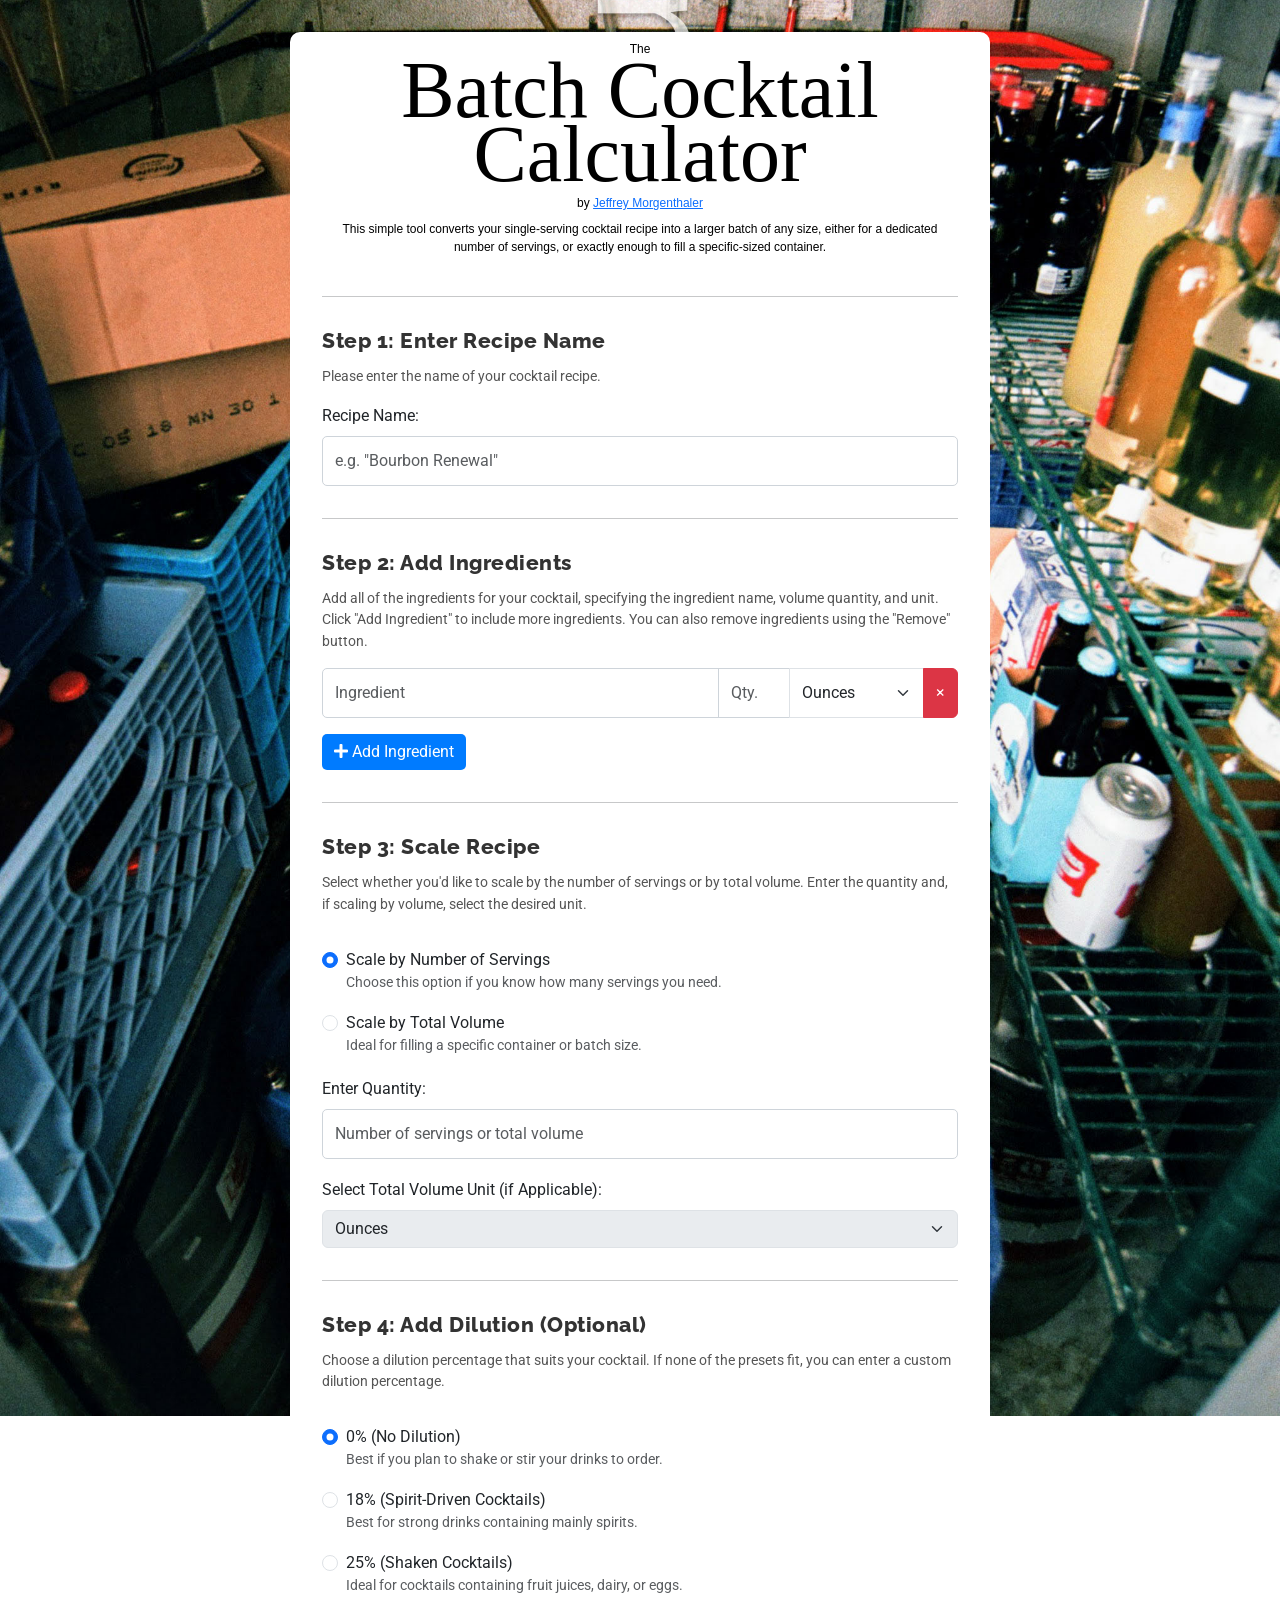
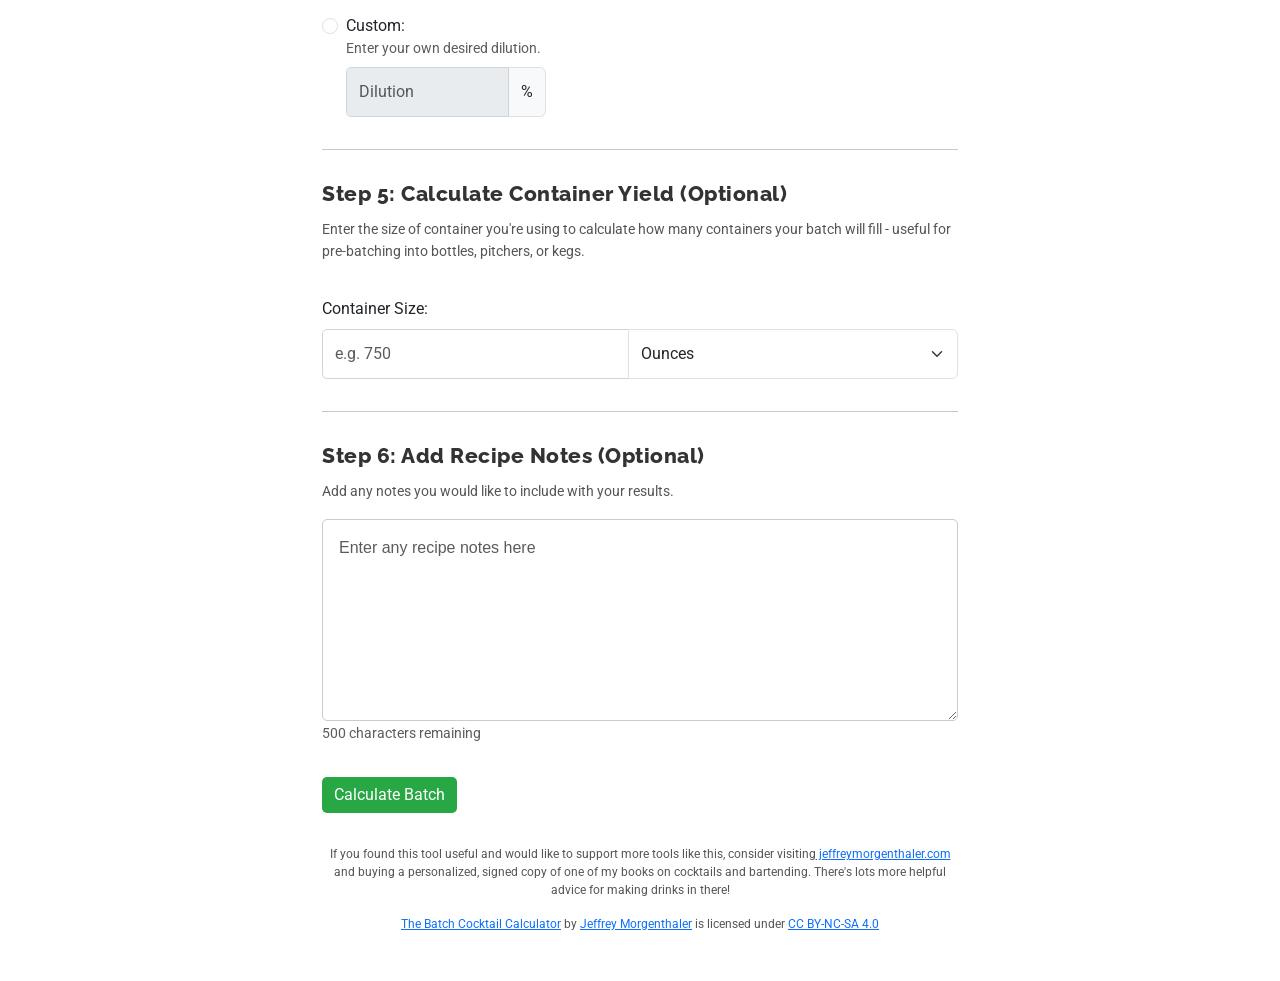
<file: index.html>
<!DOCTYPE html>
<html lang="en">
<head>
    <meta charset="UTF-8">
    <meta name="viewport" content="width=device-width, initial-scale=1.0">
    <meta name="description" content="Use the free Batched Cocktail Calculator to easily scale your cocktail recipes for large batches, including dilution. Convert measurements with precision and get the perfect recipe every time.">
    <meta name="keywords" content="cocktail calculator, batched cocktail calculator, scale cocktail recipe, drink recipe calculator, batch cocktails for party, cocktail dilution, cocktail dilution calculator, cocktail measurement converter, scaling cocktails, prebatched cocktails">
    <title>The Batch Cocktail Calculator - Easily Scale Drink Recipes</title>
    <!-- Bootstrap CSS -->
    <link href="https://cdn.jsdelivr.net/npm/bootstrap@5.0.2/dist/css/bootstrap.min.css" rel="stylesheet">
    <link rel="stylesheet" href="style.css">
    <link href="https://fonts.googleapis.com/css2?family=Roboto:wght@400;500;700&display=swap" rel="stylesheet">
    <link href="https://fonts.googleapis.com/css2?family=Pacifico&display=swap" rel="stylesheet">

    <link rel="stylesheet" href="https://cdnjs.cloudflare.com/ajax/libs/font-awesome/5.15.3/css/all.min.css">
    <link rel="apple-touch-icon" sizes="180x180" href="/apple-touch-icon.png">
	<link rel="icon" type="image/png" sizes="32x32" href="/favicon-32x32.png">
	<link rel="icon" type="image/png" sizes="16x16" href="/favicon-16x16.png">
	<link rel="manifest" href="/site.webmanifest">
	<link rel="mask-icon" href="/safari-pinned-tab.svg" color="#5bbad5">
	<link rel="manifest" href="/manifest.json">
<meta name="msapplication-TileColor" content="#da532c">
<meta name="theme-color" content="#ffffff">
</head>
<body>
        <div class="form-container">

<!-- HEADER SECTION -->
	<header>
	<p>The</p>
	<h1>Batch Cocktail Calculator</h1>
	<p id="author">by <a href="https://jeffreymorgenthaler.com/the-batch-cocktail-calculator/" target="_blank" aria-label="Link to my website, opens in a new window">Jeffrey Morgenthaler</a></p>
	<p>This simple tool converts your single-serving cocktail recipe into a larger batch of any size, either for a dedicated number of servings, or exactly enough to fill a specific-sized container. <span id="urlinfo">Find it at www.batchcalc.com</span></p>
	</header>
	
<!-- SECTION DIVIDER --><hr />

<!-- RECIPE NAME IMPUT SECTION -->
	<div id="recipe-name-section">
	    <h2 class="step-title">Step 1: Enter Recipe Name</h2>
	    <p>Please enter the name of your cocktail recipe.</p>
	    <label for="recipe-name" class="form-label">Recipe Name:</label>
	    <input type="text" id="recipe-name" class="form-control" placeholder="e.g. &quot;Bourbon Renewal&quot;">
	</div>

<!-- SECTION DIVIDER --><hr />

<!-- INGREDIENT INPUT SECTION -->
    <div id="ingredient-section">
        <h2 class="step-title">Step 2: Add Ingredients</h2>
        <p>Add all of the ingredients for your cocktail, specifying the ingredient name, volume quantity, and unit. Click "Add Ingredient" to include more ingredients. You can also remove ingredients using the "Remove" button.</p>
        <ul id="ingredient-list" class="list-unstyled">
            <!-- Ingredients will be dynamically added here -->
        </ul>
        <button id="add-ingredient" class="btn btn-primary">
    <i class="fas fa-plus"></i> Add Ingredient
</button>
    </div>
    
<!-- SECTION DIVIDER --><hr />

<!-- BATCH SCALING SECTION -->
<div id="scaling-section">
    <h2 class="step-title">Step 3: Scale Recipe</h2>
    <p>Select whether you'd like to scale by the number of servings or by total volume. Enter the quantity and, if scaling by volume, select the desired unit.</p>
    
    <!-- Scaling Option Radio Buttons -->
    <div class="form-check">
        <input class="form-check-input" type="radio" name="scaling-option" value="servings" id="scaling-servings" checked>
        <label class="form-check-label" for="scaling-servings">
            Scale by Number of Servings
        </label>
        <small class="text-muted d-block">Choose this option if you know how many servings you need.</small>
    </div>
    <div class="form-check">
        <input class="form-check-input" type="radio" name="scaling-option" value="volume" id="scaling-volume">
        <label class="form-check-label" for="scaling-volume">
            Scale by Total Volume
        </label>
        <small class="text-muted d-block">Ideal for filling a specific container or batch size.</small>
    </div>

    <!-- Scaling Value Input -->
    <div class="form-group">
        <label for="scaling-value" class="form-label">Enter Quantity:</label>
        <input type="number" id="scaling-value" class="form-control" placeholder="Number of servings or total volume">
    </div>

    <!-- Volume Unit Select (Only enabled when "Scale by Volume" is selected) -->
    <div class="form-group">
        <label for="volume-unit" class="form-label">Select Total Volume Unit (if Applicable):</label>
        <select id="volume-unit" class="form-select" disabled>
            <option value="oz">Ounces</option>
            <option value="ml">Milliliters</option>
            <option value="l">Liters</option>
            <option value="gal">Gallons</option>
        </select>
    </div>
</div>

<!-- SECTION DIVIDER --><hr />

<!-- DILUTION SECTION -->
<div id="dilution-section">
    <h2 class="step-title">Step 4: Add Dilution (Optional)</h2>
    <p>Choose a dilution percentage that suits your cocktail. If none of the presets fit, you can enter a custom dilution percentage.</p>

    <div class="form-check">
        <input class="form-check-input" type="radio" name="dilution-option" id="dilution-none" value="0" checked>
        <label class="form-check-label" for="dilution-none">
            0% (No Dilution)
        </label>
	<small class="text-muted d-block">Best if you plan to shake or stir your drinks to order.</small>

    </div>
    <div class="form-check">
        <input class="form-check-input" type="radio" name="dilution-option" id="dilution-18" value="18">
        <label class="form-check-label" for="dilution-18">
            18% (Spirit-Driven Cocktails)
        </label>
        <small class="text-muted d-block">Best for strong drinks containing mainly spirits.</small>
    </div>
    <div class="form-check">
        <input class="form-check-input" type="radio" name="dilution-option" id="dilution-25" value="25">
        <label class="form-check-label" for="dilution-25">
            25% (Shaken Cocktails)
        </label>
        <small class="text-muted d-block">Ideal for cocktails containing fruit juices, dairy, or eggs.</small>
    </div>

    <div class="form-check">
        <input class="form-check-input" type="radio" name="dilution-option" id="dilution-custom" value="custom">
        <label class="form-check-label" for="dilution-custom">
            Custom:
        </label>
        <small class="text-muted d-block">Enter your own desired dilution.</small>

        <div class="input-group mt-2" style="max-width: 200px;">
            <input type="number" id="custom-dilution" class="form-control" placeholder="Dilution" disabled>
            <span class="input-group-text">%</span>
        </div>
    </div>
</div>

<!-- SECTION DIVIDER --><hr />


<!-- CONTAINER SECTION -->
<div id="container-section">
    <h2 class="step-title">Step 5: Calculate Container Yield (Optional)</h2>
    <p>Enter the size of container you're using to calculate how many containers your batch will fill - useful for pre-batching into bottles, pitchers, or kegs.</p>
    <div class="form-group">
        <label for="container-value" class="form-label">Container Size:</label>
        <div class="input-group">
            <input type="number" id="container-value" class="form-control" placeholder="e.g. 750">
            <select id="container-unit" class="form-select">
                <option value="oz">Ounces</option>
                <option value="ml">Milliliters</option>
                <option value="l">Liters</option>
                <option value="pint">Pints</option>
                <option value="quart">Quarts</option>
                <option value="gal">Gallons</option>
            </select>
        </div>
    </div>
</div>

<!-- SECTION DIVIDER --><hr />

<!-- INSTRUCTIONS SECTION -->
<div id="instructions-section">
    <h2 class="step-title">Step 6: Add Recipe Notes (Optional)</h2>
    <p>Add any notes you would like to include with your results.</p>
    <textarea id="recipe-instructions" class="form-control" rows="7" placeholder="Enter any recipe notes here" maxlength="500"></textarea>
    <small id="char-count" class="form-text text-muted">500 characters remaining</small>
</div>

<!-- CALCULATE BUTTON -->
<button id="calculate-batch" class="btn btn-success">Calculate Batch</button>


<!-- RESULTS SECTION -->

<div id="results" style="display:none;">
    <h2 id="results-drink-name">Recipe Name</h2>
    <p id="batch-info"></p>

    <div class="row">
        <!-- Original Recipe Card -->
        <div class="col-md-6">
            <div class="card">
                <div class="card-body">
                    <h5 id="original-recipe-header">Original Recipe</h5>
                    <pre id="original-recipe"></pre>
                </div>
            </div>
        </div>

        <!-- Scaled Recipe Card -->
        <div class="col-md-6">
            <div class="card">
                <div class="card-body">
                    <h5 id="scaled-recipe-header">Batch Recipe</h5>
                    <pre id="scaled-recipe"></pre>
                </div>
            </div>
        </div>
    </div>

    <div class="mt-4">
        <button id="print-recipe" class="btn btn-primary">Print Recipe</button>
    </div>
</div>


<!-- FOOTER SECTION -->
	<footer>
	<p>If you found this tool useful and would like to support more tools like this, consider visiting<a href="https://jeffreymorgenthaler.com/book/" target="_blank"> jeffreymorgenthaler.com</a> and buying a personalized, signed copy of one of my books on cocktails and bartending. There's lots more helpful advice for making drinks in there!</p>
	<p xmlns:cc="http://creativecommons.org/ns#" xmlns:dct="http://purl.org/dc/terms/"><a property="dct:title" rel="cc:attributionURL" href="https://www.batchcalc.com/">The Batch Cocktail Calculator</a> by <a rel="cc:attributionURL dct:creator" property="cc:attributionName" href="https://jeffreymorgenthaler.com/">Jeffrey Morgenthaler</a> is licensed under <a href="https://creativecommons.org/licenses/by-nc-sa/4.0/?ref=chooser-v1" target="_blank" rel="license noopener noreferrer" style="display:inline-block;">CC BY-NC-SA 4.0</a></p>
	</footer>
    
    

<!-- BOOTSTRAP JS AND DEPENDENCIES -->
	<script src="https://cdn.jsdelivr.net/npm/@popperjs/core@2.9.3/dist/umd/popper.min.js"></script>
	<script src="https://cdn.jsdelivr.net/npm/bootstrap@5.0.2/dist/js/bootstrap.min.js"></script>
	<script src="script.js"></script>
	
	<script>
	if ('serviceWorker' in navigator) {
	navigator.serviceWorker.register('/sw.js').then(function(registration) {
	console.log('Service Worker registered with scope:', registration.scope);
	}).catch(function(error) {
	console.log('Service Worker registration failed:', error);
	});
	}
	</script>

<!-- 100% PRIVACY-FIRST ANALYTICS -->
	<script async defer src="https://scripts.simpleanalyticscdn.com/latest.js"></script>
	<noscript><img src="https://queue.simpleanalyticscdn.com/noscript.gif" alt="" referrerpolicy="no-referrer-when-downgrade" /></noscript>

</div>

<!--
  BEVNAP PROMO POPUP
  ==================
  Paste this snippet just before </body> on each page.
  Change the SITE_NAME variable to match each site:
    BatchCalc.com | SlushyCalc.com | SyrupCalc.com
-->
<style>
  #bevnap-overlay {
    position: fixed;
    inset: 0;
    background: rgba(0, 0, 0, 0.55);
    z-index: 9999;
    display: flex;
    align-items: center;
    justify-content: center;
    opacity: 0;
    transition: opacity 0.35s ease;
    pointer-events: none;
  }
  #bevnap-overlay.visible {
    opacity: 1;
    pointer-events: all;
  }
  #bevnap-modal {
    background: #fffdf8;
    border-radius: 12px;
    width: min(80%, 540px);
    padding: 36px 40px 32px;
    box-shadow: 0 8px 40px rgba(0,0,0,0.28);
    position: relative;
    text-align: center;
    transform: translateY(10px);
    transition: transform 0.35s ease;
    font-family: Georgia, 'Times New Roman', serif;
  }
  #bevnap-overlay.visible #bevnap-modal {
    transform: translateY(0);
  }
  #bevnap-close {
    position: absolute;
    top: 12px;
    right: 16px;
    background: none;
    border: none;
    font-size: 22px;
    line-height: 1;
    color: #999;
    cursor: pointer;
    padding: 4px 6px;
  }
  #bevnap-close:hover { color: #333; }
  #bevnap-icon {
    width: 72px;
    height: 72px;
    object-fit: contain;
    margin: 0 auto 18px;
    display: block;
  }
  #bevnap-modal h2 {
    font-weight: normal;
    color: #888;
    margin: 0 0 6px;
    font-family: -apple-system, BlinkMacSystemFont, 'Helvetica Neue', sans-serif;
    letter-spacing: 0.02em;
    text-transform: uppercase;
    font-size: 0.72rem;
  }
  #bevnap-modal p {
    font-size: 1rem;
    line-height: 1.6;
    color: #444;
    margin: 0 0 24px;
    font-family: Georgia, 'Times New Roman', serif;
  }
  #bevnap-actions {
    display: flex;
    flex-direction: column;
    align-items: center;
    gap: 14px;
  }
  #bevnap-cta {
    display: inline-block;
    background: #c0410e;
    color: #fff;
    text-decoration: none;
    padding: 12px 28px;
    border-radius: 6px;
    font-family: -apple-system, BlinkMacSystemFont, 'Helvetica Neue', sans-serif;
    font-size: 0.9rem;
    font-weight: 600;
    letter-spacing: 0.02em;
    transition: background 0.2s ease;
  }
  #bevnap-cta:hover { background: #a8370b; }
  #bevnap-dismiss {
    font-family: -apple-system, BlinkMacSystemFont, 'Helvetica Neue', sans-serif;
    font-size: 0.78rem;
    color: #aaa;
    cursor: pointer;
    background: none;
    border: none;
    text-decoration: underline;
    padding: 0;
  }
  #bevnap-dismiss:hover { color: #666; }
</style>

<div id="bevnap-overlay" role="dialog" aria-modal="true" aria-label="Bevnap app promotion">
  <div id="bevnap-modal">
    <button id="bevnap-close" aria-label="Close">&times;</button>
    <img id="bevnap-icon" src="bevnaplogo.png" alt="Bevnap" />
    <h2>From the people behind BatchCalc.com</h2>
    <p>This calculator and many other cocktail tools are available in our phone app. Everything you need to make great drinks, all in one place.</p>
    <div id="bevnap-actions">
      <a id="bevnap-cta" href="https://bevnap.app" target="_blank" rel="noopener">Visit Bevnap.app</a>
      <button id="bevnap-dismiss">No thanks</button>
    </div>
  </div>
</div>

<script>
  (function() {
    var SITE_NAME = 'BatchCalc.com'; // ← CHANGE THIS per site
    var overlay = document.getElementById('bevnap-overlay');

    document.querySelector('#bevnap-modal h2').textContent =
      'From the people behind ' + SITE_NAME;

    function dismiss() {
      overlay.classList.remove('visible');
    }

    document.getElementById('bevnap-close').addEventListener('click', dismiss);
    document.getElementById('bevnap-dismiss').addEventListener('click', dismiss);

    overlay.addEventListener('click', function(e) {
      if (e.target === overlay) dismiss();
    });

    document.addEventListener('keydown', function(e) {
      if (e.key === 'Escape') dismiss();
    });

    setTimeout(function() {
      overlay.classList.add('visible');
    }, 1750);
  })();
</script>
	
</body>
</html>
</file>
<file: style.css>
/* div { outline: 1px solid red; }

/* Custom styles overriding Bootstrap (if necessary) */

@import url('https://fonts.googleapis.com/css2?family=Permanent+Marker&family=Raleway:ital,wght@0,100..900;1,100..900&display=swap');

@import url('https://fonts.googleapis.com/css2?family=Roboto+Condensed:ital,wght@0,100..900;1,100..900&display=swap');

@import url('https://fonts.googleapis.com/css2?family=Lora:wght@600&display=swap');

body {
	background: url('background.jpg');
	background-repeat: no-repeat;
	background-size: cover;
	background-attachment: fixed;
	background-position: center;
    display: flex;
    justify-content: center;
    align-items: center;
    padding: 2rem;
    font-family: 'Roboto', sans-serif;
}

.form-container {
    background-color: #fff;
    border-radius: 10px;
    max-width: 700px; /* Limit the maximum width */
    width: 100%;
    padding: 0 2rem;
    margin: 0 2rem;
}

/* Apply to both screen and print versions */


/* h1, h2, h3, h4, h5, h6 {
    font-weight: 700;
}

p, label, input, button {
    font-weight: 400;
} */


.col-md-6 {
    width: 50%; /* Adjust the width of each card to fit side-by-side */
    padding-right: 1%; /* Add a little space between the cards */
    padding-left: 1%;
}

    .col-md-6:nth-child(1) {
        width: 40%; /* Original Recipe column width */
    }

    .col-md-6:nth-child(2) {
        width: 60%; /* Scaled Recipe column width */
    }
    
    

pre {
    white-space: pre-wrap; /* Wraps text to the next line */
    word-wrap: break-word; /* Breaks long words if necessary */
    overflow-wrap: break-word; /* Ensures long words are wrapped */
    overflow: hidden; /* Prevents overflowing content */
}

ul {
    list-style-type: none; /* Remove the bullets */
    padding: 0; /* Remove the left padding/indent */
    margin: 0; /* Remove any left margin */
    
}

#original-recipe li,
#scaled-recipe li {    
	text-indent: -20px; /* Indent the first line negatively */
    padding-left: 20px; /* Add padding to the left for all lines */
    line-height: 1.75; /* Adjust line height for better readability */
    margin-bottom: 7px;
    }

header {
    padding: .5rem 0 .5rem; /* Keep some padding for spacing */
    background-position: right;
	background-repeat: no-repeat;
	background-size: cover;
    text-align: center;
}

header h1 {
    font-family: 'Permanent Marker', cursive; /* Apply the Permanent font */
    font-size: 5rem; /* Adjust the size as needed */
    font-weight: 400; /* Bold text for emphasis */
    color: #000; /* Set the text color to black */
    line-height: .8;
}

header p {
    font-family: Arial, sans-serif; /* Keep the same font family */
    font-size: .75rem; /* Slightly smaller font for the byline */
    font-weight: 400; /* Normal weight for the byline */
    color: #000; /* Set the text color to black */
    margin: 0; /* Adjust spacing between title and byline */
}

#author {
	padding-bottom: .5rem;
	}

#urlinfo {
	display: none;
	}

hr {
    margin: 2rem 0;
}

footer p {
    font-size: .75rem; /* Slightly smaller font for the footer */
}

p {
    font-size: 0.9rem; /* Slightly smaller font size */
    line-height: 1.5; /* Maintain good readability */
    color: #555; /* Softer color to match the modern design */
    margin-bottom: 1rem; /* Adjust margin for spacing */
}

#recipe-instructions {
    width: 100%; /* Ensures the textarea takes the full width of the container */
    padding: 1rem; /* Adds padding for better readability */
    font-family: Arial, sans-serif; /* Use a readable font */
    font-size: 1rem; /* Adjust the font size */
    border-radius: 5px; /* Optional: add rounded corners */
    border: 1px solid #ccc; /* Add a subtle border */
}

/* INGREDIENT AND BUTTON STYLES */

.input-group {
    display: flex;
    flex-wrap: nowrap; /* Prevent the inputs from wrapping */
    width: 100%; /* Ensure the input group takes up the full width */
}

.input-group .ingredient-quantity {
    flex: 0 0 auto; /* Prevents flex-grow, keeps the width fixed */
    width: 8ch; /* Width of the Quantity field */
}

.input-group .ingredient-unit {
    flex: 0 0 auto; /* Prevents flex-grow, keeps the width fixed */
    width: 15ch; /* Width of the Units field */
}

.input-group .ingredient-name {
    flex: 1 1 auto; /* Allow the name field to take up the remaining width */
}

.input-group .btn-danger {
    flex: 0 0 auto; /* Keep the remove button at a fixed width */
}

#calculate-batch {
	margin-top: 2rem;
	}


.btn-primary {
    background-color: #007bff; /* Ensure a bright, modern blue */
    border: none;
    border-radius: 5px;
    transition: background-color 0.3s ease, box-shadow 0.3s ease;
}

.btn-primary:hover {
    background-color: #0056b3;
    box-shadow: 0 4px 8px rgba(0, 0, 0, 0.1);
}

.btn-success {
    background-color: #28a745;
    border: none;
    border-radius: 5px;
    transition: background-color 0.3s ease, box-shadow 0.3s ease;
}

.btn-success:hover {
    background-color: #218838;
    box-shadow: 0 4px 8px rgba(0, 0, 0, 0.1);
}

.form-check {
	padding-top: 1rem;
	}

.form-control {
    border-radius: 5px;
    padding: 0.75rem;
    border: 1px solid #ced4da;
    transition: border-color 0.3s ease, box-shadow 0.3s ease;
}

.form-group {
	padding-top: 1.2rem;
	}

.form-control:focus {
    border-color: #007bff;
    box-shadow: 0 0 5px rgba(0, 123, 255, 0.5);
}

#original-recipe, #scaled-recipe {
    font-family: 'Roboto', sans-serif;
    font-size: .8rem;
    line-height: 1;
    color: #333;
	margin-bottom: 0;
	padding-bottom: 0;
}

.card {
    border-radius: 10px;
	margin-bottom: 0;
	padding-bottom: 0;
}

.card-title {
    font-size: 1.25rem;
    font-weight: 600;
}

.step-title {
    font-family: 'Raleway', sans-serif;
    font-size: 1.3rem; /* Slightly smaller than the default */
    margin-bottom: 0.75rem; /* Reduce space below the title */
    font-weight: 800; /* Heavy font weight for a modern look */
    color: #333; /* A slightly softer black/gray color */
    letter-spacing: 0.5px; /* Add slight letter spacing for a modern feel */
}

.recipe-notes {
	margin-top: 2rem;
	}

.yield-line {
    margin-top: 1.25rem;
    margin-bottom: 0;
    font-size: .8rem;
    color: #333;
}

#results {
	padding-top: 3em;
	}
	
footer {
	padding-top: 2rem;
	text-align: center;
	}
	
	
	


/* MOBILE STYLES */ 
@media (max-width: 767px) {

    .form-container {
        width: 95%; /* Make the container almost full width on mobile */
        padding: 1.5rem; /* Reduce padding for smaller screens */
        margin: 0 auto; /* Center the container */
        margin-bottom: 1rem; /* Adjust this value as needed */
    }

    header h1 {
        font-size: 2.5rem; /* Smaller font size for the header */
    }

    .step-title {
        font-size: 1.25rem; /* Adjust step titles for readability */
        margin-bottom: 0.5rem;
    }

    .btn-primary, .btn-success {
        width: 100%; /* Full-width buttons for easier tapping */
        padding: 1rem; /* Increase padding for touch devices */
        font-size: 1rem; /* Adjust font size */
    }

    .input-group .ingredient-unit {
        flex: 0 0 auto; /* Prevents flex-grow, keeps the width fixed */
        width: 12ch; /* Width of the Units field */
    }

    body {
        margin: 0;
        padding: 0;
        padding-top: .5rem; /* Adjust this value as needed */
        overflow-x: hidden; /* Prevent horizontal scrolling */
    }

    .col-md-6 {
        width: 100%; /* Make each card take full width on mobile */
        margin-bottom: 1rem; /* Add some space between the stacked cards */
    }
    
        .col-md-6:nth-child(1) {
        width: 100%; /* Original Recipe column width */
    }

    .col-md-6:nth-child(2) {
        width: 100%; /* Scaled Recipe column width */
    }

    .row {
        display: block; /* Ensure the cards stack vertically */
    }
}





/* PRINT STYLES */ @media print {

/* Hide specific elements */
#recipe-name-section,
#ingredient-section,
#scaling-section,
#dilution-section,
#container-section,
#calculate-section,
#add-ingredient,
#calculate-batch,
#print-recipe,
.container.text-center.mb-5,
.text-muted.text-center,
button {
    display: none;
}

html, body {
    background-color: white;
    display: block; /* Reset Flexbox behavior */
    justify-content: unset; /* Remove any centering */
    background: none !important; /* Remove background color */
    align-items: unset; /* Remove any centering */
    padding: 0;
    margin: 0;
    height: 100%; /* Ensure the body takes up the full height of the page */
	}

.form-container {
    width: 100%;
    max-width: 100%; /* Ensure it uses the full width */
    height: auto; /* Auto height to accommodate content */
    border: none !important; /* Remove border */
    background: none !important; /* Remove background color */
    margin: 0; /* Remove margin */
    padding: 0; /* Remove padding */
    display: flex;
    border-radius: 0;
    flex-direction: column;
    min-height: 100vh; /* Make container take full page height */
	}
		
header, #results {
    flex: 0 1 auto; /* Ensure these sections do not expand to fill space */
    margin-top: 0; /* Ensure there's no extra margin at the top */
    padding-top: 0;
    }


header, #results, footer {
    display: block !important; /* Show only header, results, and footer */
}

/* Remove shadows from all elements */
* {
    box-shadow: none !important; /* Remove box shadows */
	}

a {
    text-decoration: none !important; /* Remove underline */
    color: inherit !important;
  	}
	
header h1 {
    font-size: 1.75rem;
    margin-bottom: 1rem;
    padding: 0;
    margin-bottom: .5rem;
    width: 25%;
	text-align: left;
    }

header p {
    font-weight: 500; /* Slightly increase the weight for better readability */
    padding: 0;
    margin: 0;
	text-align: left;
    }
    
#urlinfo {
	display: inline;
	}

#author {
	font-weight: bold;
	}

#results-drink-name {
    font-family: 'Lora', sans-serif;
	display: block; /* Ensure the recipe name is displayed */
	font-size: 2rem; /* Ensure it has a readable font size */
	color: black;
	padding-top: 1.5rem;
	padding-bottom: 0;
	margin-bottom: 0;
}

#batch-info {
    font-size: .85rem;
    font-weight: 600; /* Ensure the text is bold */
    margin-bottom: 1rem; /* Adjust space below the batch info */
    color: black;
    padding-left: .25rem;
    padding-top: 0;
    margin-top: 0;
    padding-bottom: 1.5rem;
    }

#results pre {
    font-size: .85rem; /* Increase the font size of the recipes */
    line-height: 1rem;
    border: none;
    background-color: white;
    margin: 0; /* Ensure no extra margins */
    padding: 0; /* Adjust padding as needed */
    }
    
#original-recipe li {
	font-size: .75rem;
	line-height: 1.25;
	margin-bottom: 3px;
	}
    
#scaled-recipe {
	font-weight: bold;
	}

.row {
    display: flex;
    flex-wrap: nowrap; /* Prevent the cards from stacking on top of each other */
    justify-content: center; /* Ensure there’s space between the cards */
}

h5 {
	padding-bottom: 5px;
	border-bottom: 5px solid black;
	margin-bottom: 1rem;
	}
	
#instructions {
	font-weight: normal;
	}

.col-md-6 {
    width: 50%; /* Adjust the width of each card to fit side-by-side */
}

    .col-md-6:nth-child(1) {
        width: 30%; /* Original Recipe column width */
    	padding: 0;
    }

    .col-md-6:nth-child(2) {
        width: 70%; /* Scaled Recipe column width */
		padding: 0;
    }

.card-title {
    font-size: 1.5rem; /* Increase the font size */
    font-weight: 700; /* Ensure the text is bold */
    margin-bottom: 0.5rem; /* Adjust spacing below the header */
    }

.card {
	padding: 0;
    border: none; /* Remove borders from the card */
    margin: 0;
}

footer {
    font-size: 0.75rem;
    color: #555;
    flex-shrink: 0; /* Prevent footer from shrinking */
    margin-top: auto; /* Push the footer to the bottom */
    margin-bottom: 0;
    padding-bottom: 0;
    }
    
footer p {
	font-weight: 500; /* Ensure it’s easily readable */
	margin-bottom: 0; /* Ensure no extra margin at the bottom */
    padding-bottom: 0;
    }
    

    /* Target potential invisible elements or extra spacing */
    header + * {
        margin-top: 0 !important;
        padding-top: 0 !important;
    }


    .form-container > *:not(header):not(#results):not(footer) {
        display: none; /* Hide any potential unwanted elements */
    }

    .form-container {
        padding-top: 0 !important;
        margin-top: 0 !important;
    }   
}
</file>
